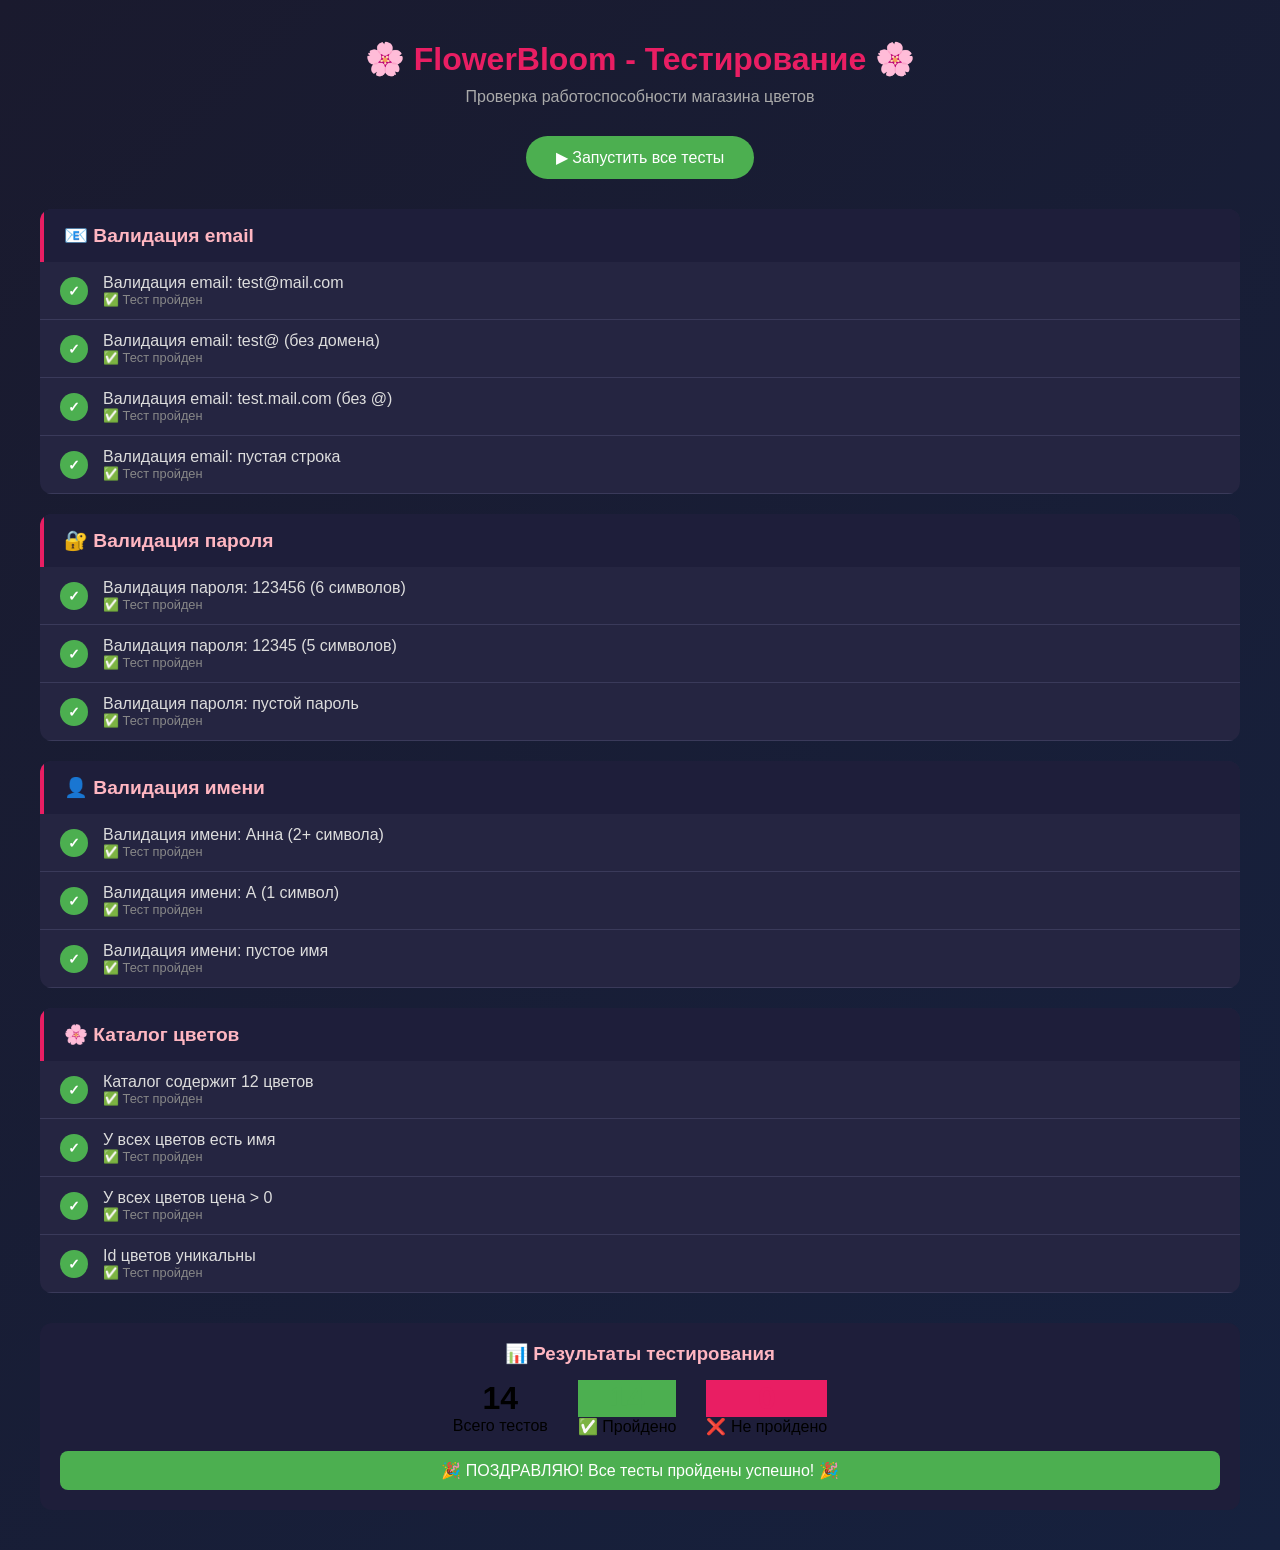
<file: test.html>
<!DOCTYPE html>
<html lang="ru">
<head>
    <meta charset="UTF-8">
    <meta name="viewport" content="width=device-width, initial-scale=1.0">
    <title>Тестирование FlowerBloom</title>
    <style>
        * {
            margin: 0;
            padding: 0;
            box-sizing: border-box;
            font-family: 'Segoe UI', Tahoma, Geneva, Verdana, sans-serif;
        }
        
        body {
            background: linear-gradient(135deg, #1a1a2e 0%, #16213e 100%);
            padding: 40px;
            min-height: 100vh;
        }
        
        .container {
            max-width: 1200px;
            margin: 0 auto;
        }
        
        h1 {
            color: #e91e63;
            text-align: center;
            margin-bottom: 10px;
            font-size: 2rem;
        }
        
        .subtitle {
            text-align: center;
            color: #aaa;
            margin-bottom: 30px;
        }
        
        .test-group {
            background: #252541;
            border-radius: 12px;
            margin-bottom: 20px;
            overflow: hidden;
        }
        
        .group-title {
            background: #1e1e3a;
            padding: 15px 20px;
            font-size: 1.2rem;
            font-weight: bold;
            color: #ffb6c1;
            border-left: 4px solid #e91e63;
        }
        
        .test-item {
            padding: 12px 20px;
            border-bottom: 1px solid #3a3a5a;
            display: flex;
            align-items: center;
            gap: 15px;
        }
        
        .test-status {
            width: 28px;
            height: 28px;
            border-radius: 50%;
            display: flex;
            align-items: center;
            justify-content: center;
            font-size: 14px;
            font-weight: bold;
        }
        
        .pass {
            background: #4caf50;
            color: white;
        }
        
        .fail {
            background: #e91e63;
            color: white;
        }
        
        .test-name {
            flex: 1;
            color: #ddd;
        }
        
        .test-detail {
            color: #888;
            font-size: 0.8rem;
        }
        
        .run-all-btn {
            background: #4caf50;
            color: white;
            border: none;
            padding: 12px 30px;
            border-radius: 30px;
            font-size: 1rem;
            cursor: pointer;
            margin-bottom: 30px;
            display: block;
            margin-left: auto;
            margin-right: auto;
        }
        
        .run-all-btn:hover {
            background: #45a049;
        }
        
        .summary {
            background: #1e1e3a;
            border-radius: 12px;
            padding: 20px;
            margin-top: 30px;
            text-align: center;
        }
        
        .summary h3 {
            color: #ffb6c1;
            margin-bottom: 15px;
        }
        
        .summary-stats {
            display: flex;
            justify-content: center;
            gap: 30px;
        }
        
        .stat-value {
            font-size: 2rem;
            font-weight: bold;
        }
        
        .stat-value.pass { color: #4caf50; }
        .stat-value.fail { color: #e91e63; }
        
        .full-pass {
            background: #4caf50;
            padding: 10px;
            border-radius: 8px;
            margin-top: 15px;
            color: white;
        }
    </style>
</head>
<body>
    <div class="container">
        <h1>🌸 FlowerBloom - Тестирование 🌸</h1>
        <div class="subtitle">Проверка работоспособности магазина цветов</div>
        
        <button class="run-all-btn" onclick="runAllTests()">▶ Запустить все тесты</button>
        
        <div id="testsContainer"></div>
        
        <div class="summary" id="summary" style="display: none;">
            <h3>📊 Результаты тестирования</h3>
            <div class="summary-stats">
                <div>
                    <div class="stat-value" id="totalCount">0</div>
                    <div>Всего тестов</div>
                </div>
                <div>
                    <div class="stat-value pass" id="passedCount">0</div>
                    <div>✅ Пройдено</div>
                </div>
                <div>
                    <div class="stat-value fail" id="failedCount">0</div>
                    <div>❌ Не пройдено</div>
                </div>
            </div>
            <div id="fullPassMessage"></div>
        </div>
    </div>

    <script>
        // ========== ФУНКЦИИ ДЛЯ ТЕСТИРОВАНИЯ (те же, что на сайте) ==========
        
        function validateEmail(email) {
            return /^[^\s@]+@([^\s@.,]+\.)+[^\s@.,]{2,}$/.test(email);
        }
        
        function validatePassword(password) {
            return password.length >= 6;
        }
        
        function validateName(name) {
            return name.trim().length >= 2;
        }
        
        // Цвета из вашего каталога
        const FLOWERS = [
            { id: 1, name: "Алые розы", price: 2500 },
            { id: 2, name: "Нежные пионы", price: 3200 },
            { id: 3, name: "Солнечные подсолнухи", price: 1800 },
            { id: 4, name: "Белые лилии", price: 2900 },
            { id: 5, name: "Тюльпаны", price: 1500 },
            { id: 6, name: "Орхидея", price: 4500 },
            { id: 7, name: "Гортензии", price: 3800 },
            { id: 8, name: "Хризантемы", price: 2200 },
            { id: 9, name: "Ирисы", price: 1900 },
            { id: 10, name: "Лаванда", price: 1700 },
            { id: 11, name: "Ромашки", price: 1200 },
            { id: 12, name: "Эустома", price: 3500 }
        ];
        
        // ========== ТЕСТЫ ==========
        
        const tests = [
            // Тесты для email
            { name: "Валидация email: test@mail.com", func: () => validateEmail("test@mail.com"), expected: true },
            { name: "Валидация email: test@ (без домена)", func: () => validateEmail("test@"), expected: false },
            { name: "Валидация email: test.mail.com (без @)", func: () => validateEmail("test.mail.com"), expected: false },
            { name: "Валидация email: пустая строка", func: () => validateEmail(""), expected: false },
            
            // Тесты для пароля
            { name: "Валидация пароля: 123456 (6 символов)", func: () => validatePassword("123456"), expected: true },
            { name: "Валидация пароля: 12345 (5 символов)", func: () => validatePassword("12345"), expected: false },
            { name: "Валидация пароля: пустой пароль", func: () => validatePassword(""), expected: false },
            
            // Тесты для имени
            { name: "Валидация имени: Анна (2+ символа)", func: () => validateName("Анна"), expected: true },
            { name: "Валидация имени: А (1 символ)", func: () => validateName("А"), expected: false },
            { name: "Валидация имени: пустое имя", func: () => validateName(""), expected: false },
            
            // Тесты для каталога
            { name: "Каталог содержит 12 цветов", func: () => FLOWERS.length === 12, expected: true },
            { name: "У всех цветов есть имя", func: () => FLOWERS.every(f => f.name && f.name.length > 0), expected: true },
            { name: "У всех цветов цена > 0", func: () => FLOWERS.every(f => f.price > 0), expected: true },
            { name: "Id цветов уникальны", func: () => {
                const ids = FLOWERS.map(f => f.id);
                return ids.length === new Set(ids).size;
            }, expected: true }
        ];
        
        function runAllTests() {
            let passed = 0;
            let failed = 0;
            let resultsHtml = '';
            
            // Группируем тесты
            const groups = {
                '📧 Валидация email': tests.slice(0, 4),
                '🔐 Валидация пароля': tests.slice(4, 7),
                '👤 Валидация имени': tests.slice(7, 10),
                '🌸 Каталог цветов': tests.slice(10, 14)
            };
            
            for (const [groupName, groupTests] of Object.entries(groups)) {
                let groupHtml = `<div class="test-group"><div class="group-title">${groupName}</div>`;
                
                for (const test of groupTests) {
                    const result = test.func();
                    const isPassed = result === test.expected;
                    
                    if (isPassed) passed++;
                    else failed++;
                    
                    groupHtml += `
                        <div class="test-item">
                            <div class="test-status ${isPassed ? 'pass' : 'fail'}">
                                ${isPassed ? '✓' : '✗'}
                            </div>
                            <div class="test-name">
                                ${test.name}
                                <div class="test-detail">
                                    ${isPassed ? '✅ Тест пройден' : `❌ Ожидалось: ${test.expected}, Получено: ${result}`}
                                </div>
                            </div>
                        </div>
                    `;
                }
                
                groupHtml += `</div>`;
                resultsHtml += groupHtml;
            }
            
            document.getElementById('testsContainer').innerHTML = resultsHtml;
            
            const summary = document.getElementById('summary');
            summary.style.display = 'block';
            document.getElementById('totalCount').innerText = passed + failed;
            document.getElementById('passedCount').innerText = passed;
            document.getElementById('failedCount').innerText = failed;
            
            const fullPassMessage = document.getElementById('fullPassMessage');
            if (failed === 0) {
                fullPassMessage.innerHTML = '<div class="full-pass">🎉 ПОЗДРАВЛЯЮ! Все тесты пройдены успешно! 🎉</div>';
            } else {
                fullPassMessage.innerHTML = `<div style="color:#e91e63; margin-top:15px;">⚠️ Найдено ${failed} ошибок. Исправьте их!</div>`;
            }
        }
        
        // Автоматический запуск при загрузке страницы
        window.onload = runAllTests;
    </script>
</body>
</html>
</file>
